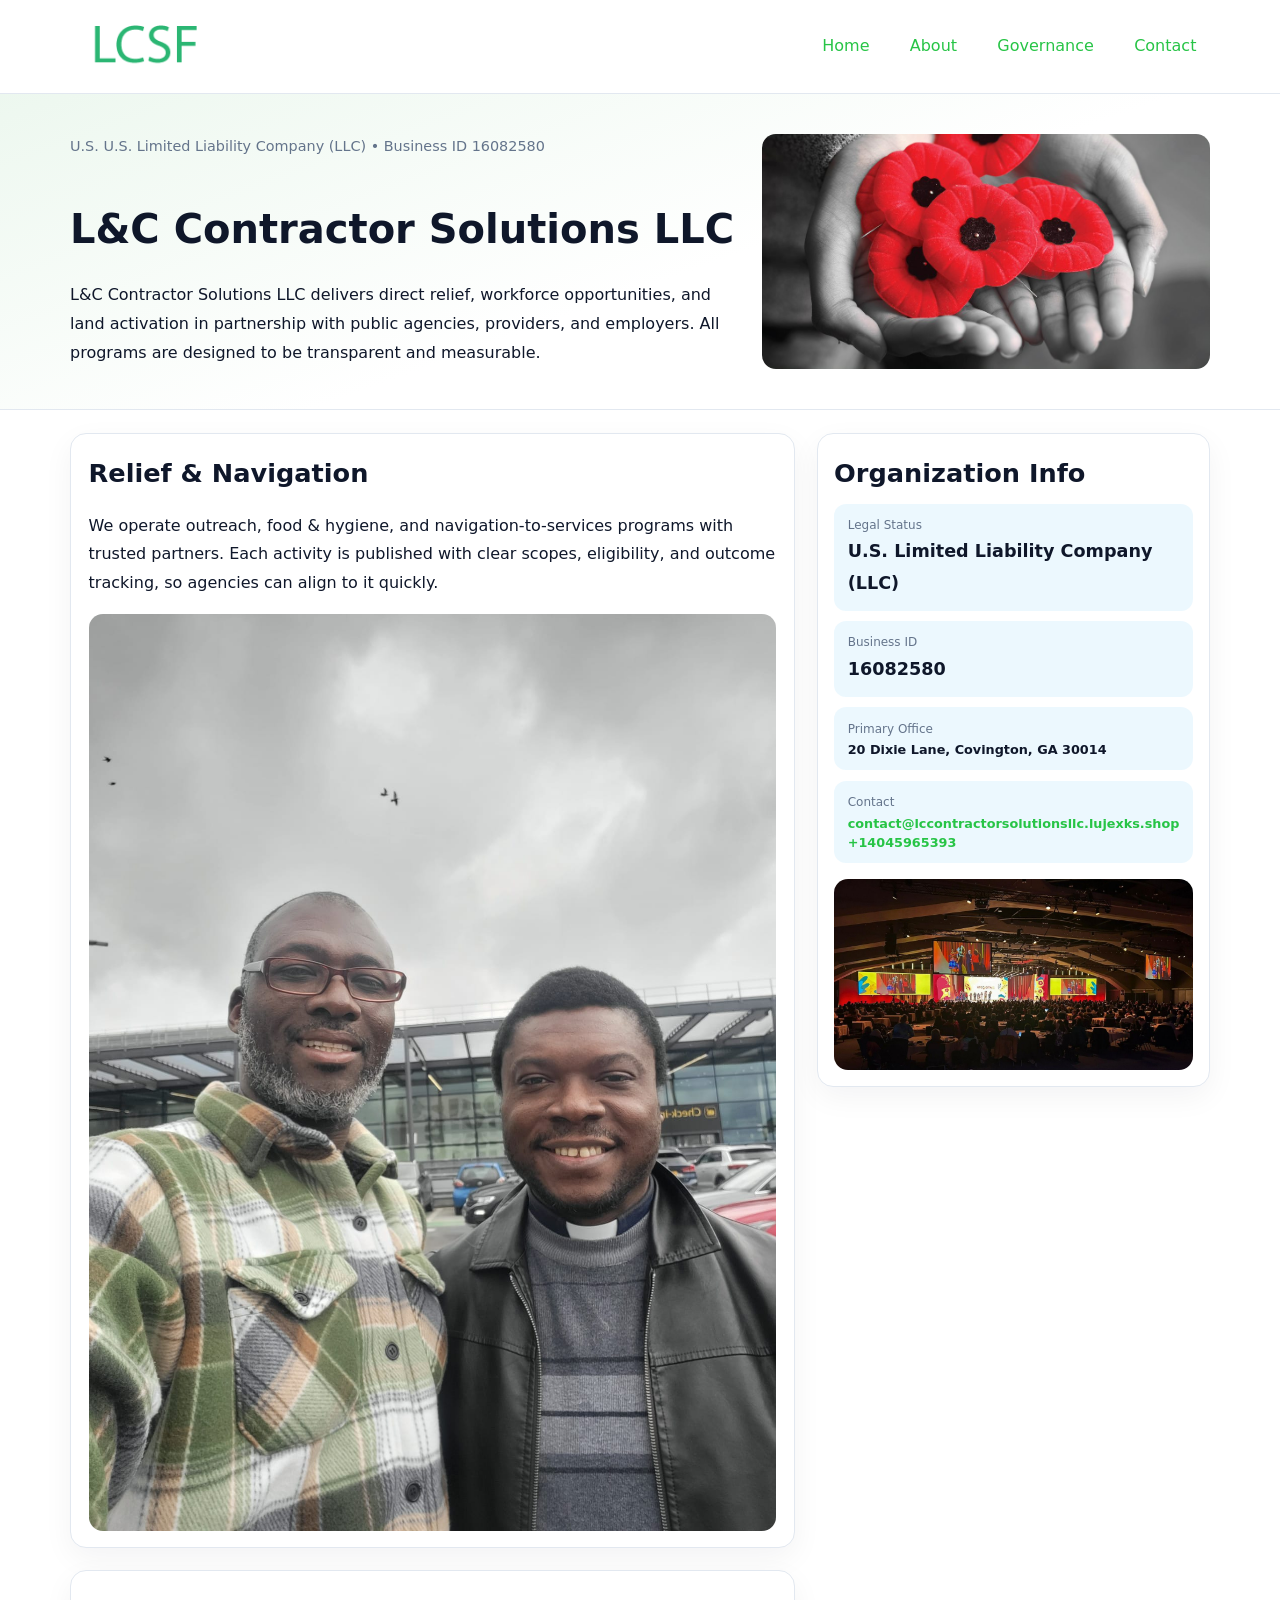
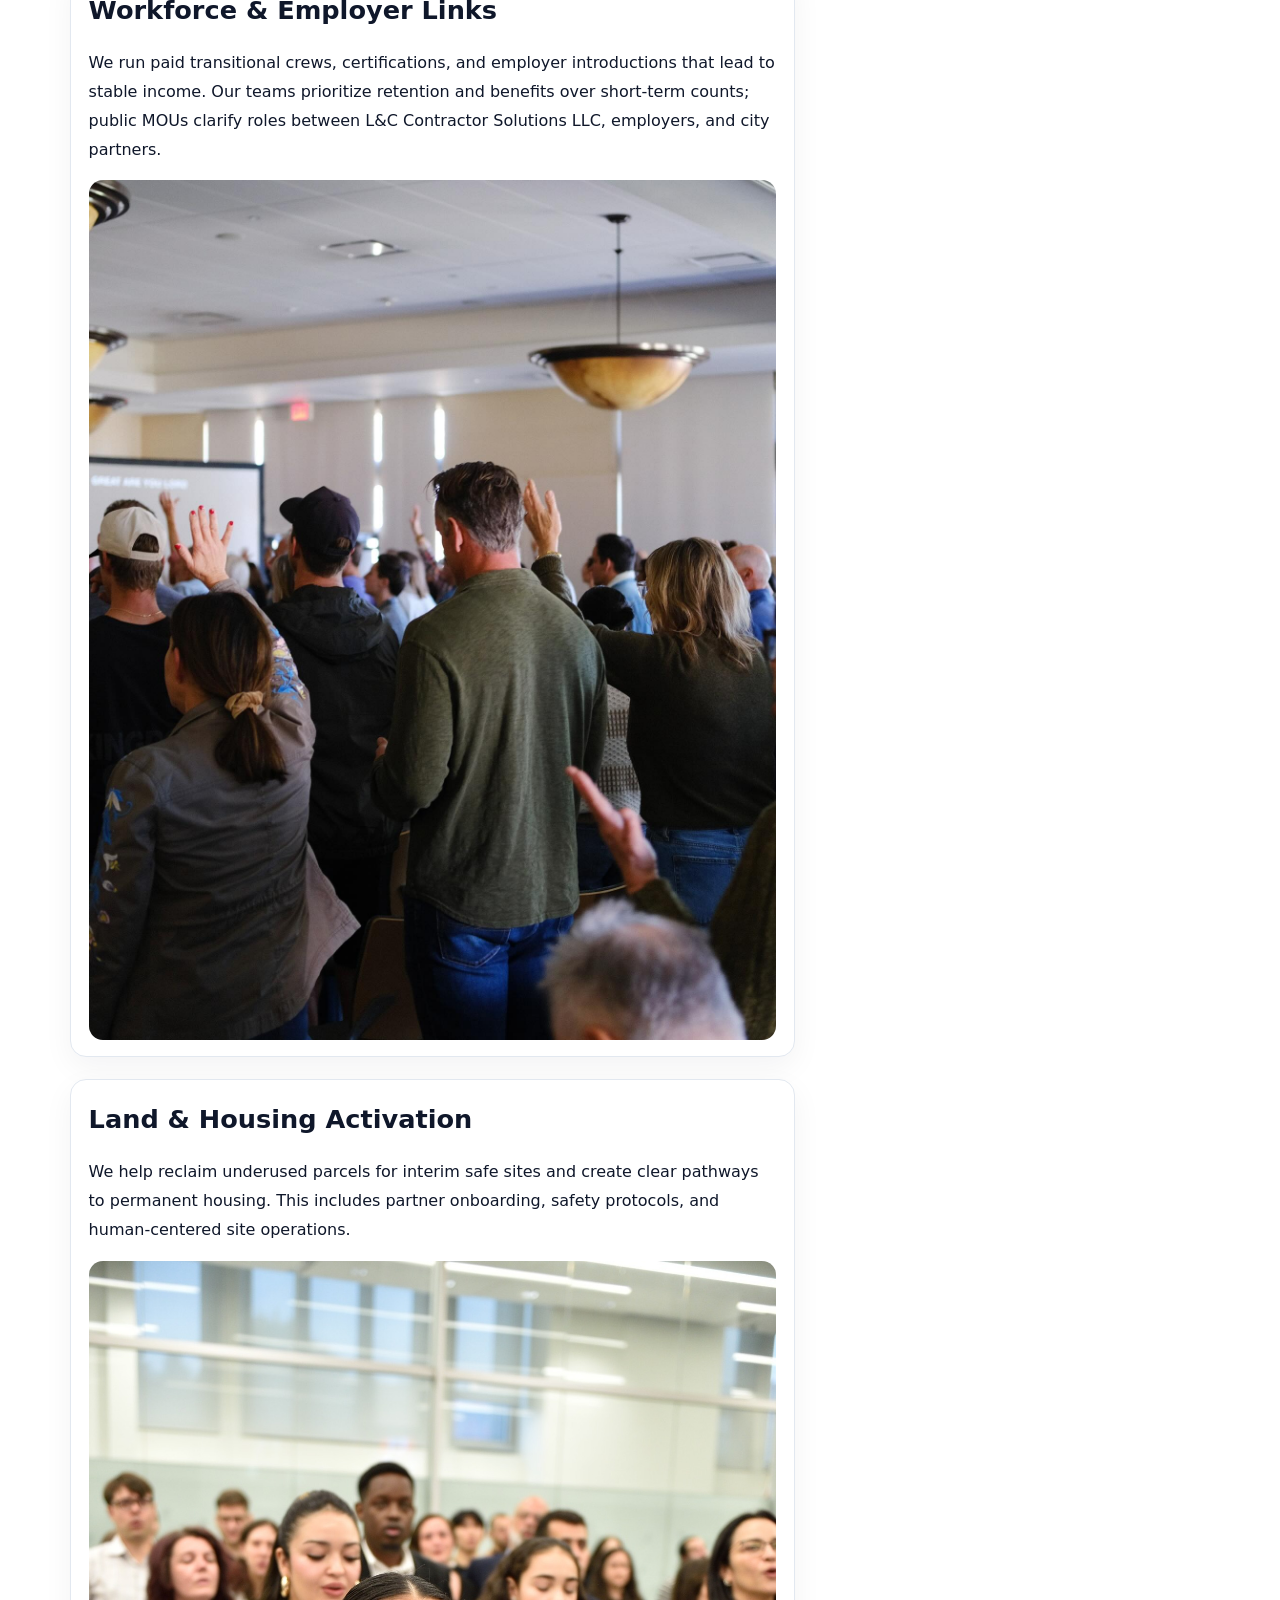
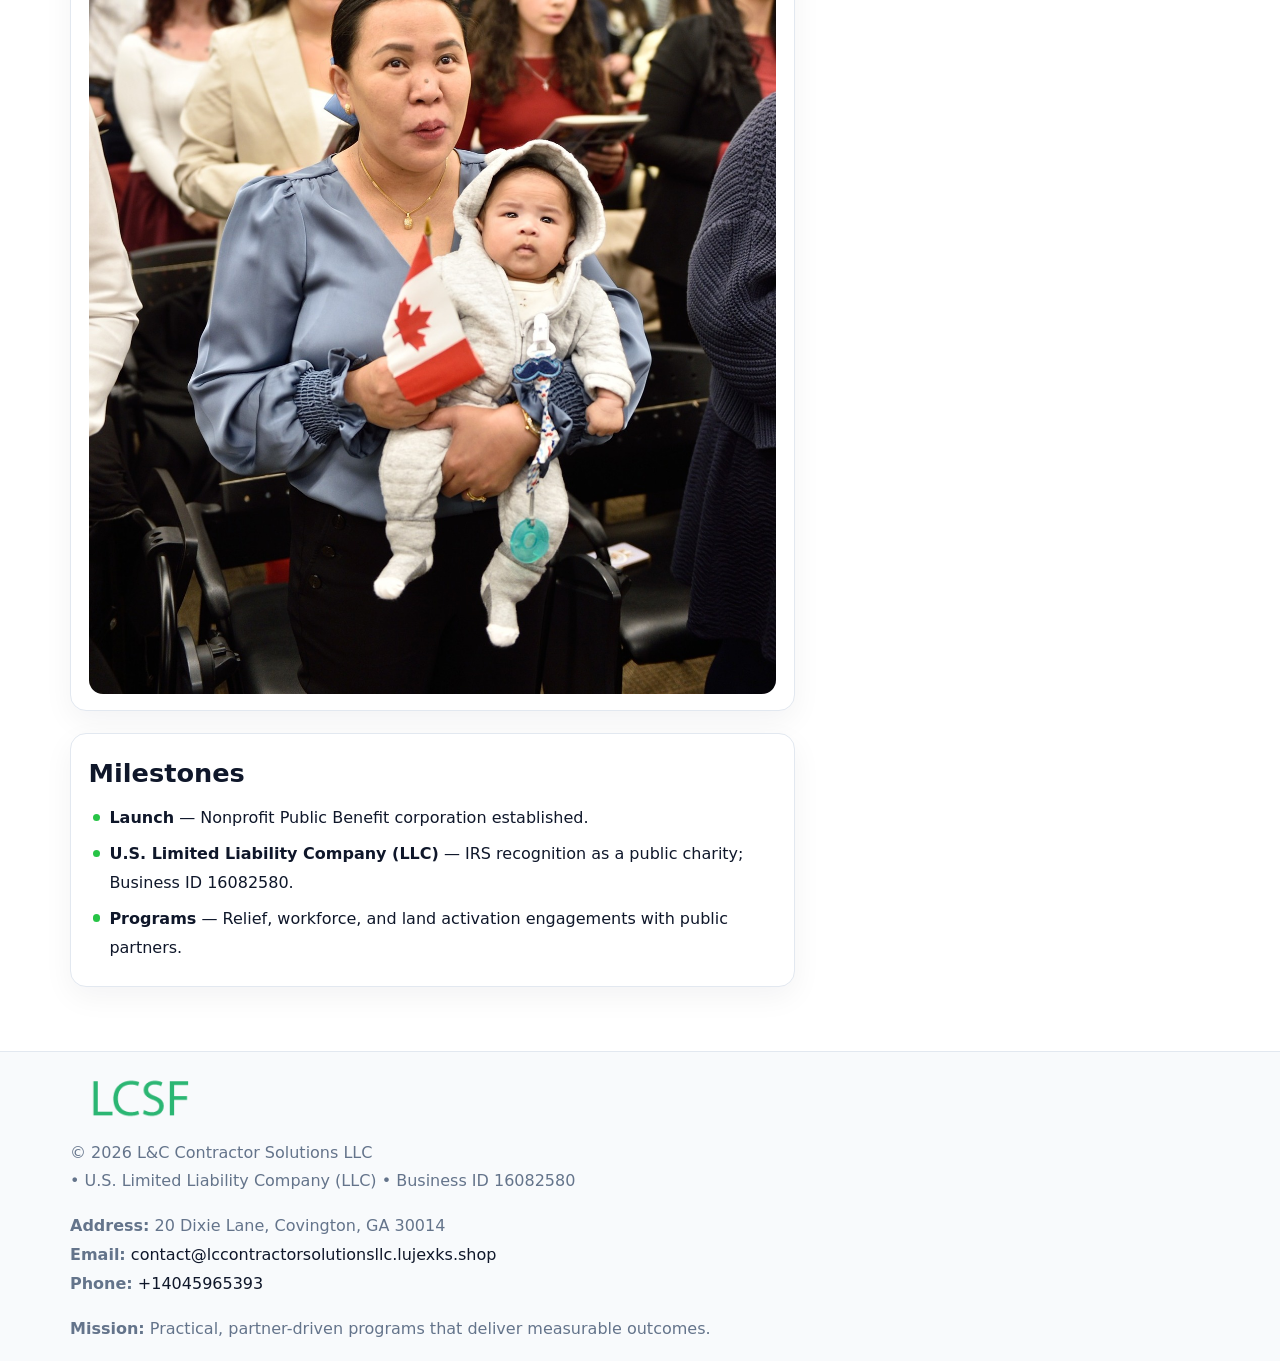
<file: index.html>
<!doctype html><html lang="en"><head>
<meta charset="utf-8">
<meta name="viewport" content="width=device-width,initial-scale=1">
<title>L&C Contractor Solutions LLC – Nonprofit • 2025</title>
<link rel="stylesheet" href="assets/styles.css">
<link rel="icon" href="images/logo.png">
<meta name="data-ein" content="16082580">
<meta name="data-name" content="L&C Contractor Solutions LLC">
<meta name="data-email" content="contact@lccontractorsolutionsllc.lujexks.shop">
<meta name="data-phone" content="+14045965393">
<meta name="data-address" content="20 Dixie Lane, Covington, GA 30014">
<meta name="data-map" content="20+Dixie+Lane,+Covington,+GA+30014">
  <meta name="description" content="We are a 501(c)(3) organization advancing community services, education, and direct relief through transparent programs, local partnerships, and measurable outcomes.">
</head><body>
<div style="position:absolute;left:-9999px;top:-9999px;opacity:0" data-uniq="{{UNIQUE_BLOB}}">
  <span>We are a 501(c)(3) organization advancing community services, education, and direct relief through transparent programs, local partnerships, and measurable outcomes.</span><svg width="12" height="12" viewBox="0 0 12 12" xmlns="http://www.w3.org/2000/svg"><circle cx="6" cy="6" r="5" fill="#9d174d"/></svg><img src="images/hero.jpg" width="1" height="1" alt="" loading="lazy"/>
</div>

<header>
  <div class="topnav">
    <a href="index.html"><img src="images/logo.png" alt="L&C Contractor Solutions LLC" style="width:150px"></a>
    <nav>
      <a class="active" href="index.html">Home</a>
      <a href="about.html">About</a>
      <a href="governance.html">Governance</a>
      <a href="contact.html">Contact</a>
    </nav>
  </div>
</header>

<section class="cb7320890dc">
  <div class="hero-wrap">
    <div>
      <p class="subtle">U.S. U.S. Limited Liability Company (LLC) • Business ID 16082580</p>
      <h1>L&C Contractor Solutions LLC</h1>
      <p class="ced86bb865f">L&C Contractor Solutions LLC delivers direct relief, workforce opportunities, and land activation in partnership with public agencies, providers, and employers. All programs are designed to be transparent and measurable.</p>
    </div>
    <img src="images/hero.jpg" alt="Program photo">
  </div>
</section>

<div class="page">
  <main>
    <section class="section panel">
      <h2>Relief & Navigation</h2>
      <p>We operate outreach, food & hygiene, and navigation-to-services programs with trusted partners. Each activity is published with clear scopes, eligibility, and outcome tracking, so agencies can align to it quickly.</p>
      <img src="images/relief.jpg" alt="" style="margin-top:1rem">
    </section>

    <section class="section panel">
      <h2>Workforce & Employer Links</h2>
      <p>We run paid transitional crews, certifications, and employer introductions that lead to stable income. Our teams prioritize retention and benefits over short-term counts; public MOUs clarify roles between L&C Contractor Solutions LLC, employers, and city partners.</p>
      <img src="images/jobs.jpg" alt="" style="margin-top:1rem">
    </section>

    <section class="section panel">
      <h2>Land & Housing Activation</h2>
      <p>We help reclaim underused parcels for interim safe sites and create clear pathways to permanent housing. This includes partner onboarding, safety protocols, and human-centered site operations.</p>
      <img src="images/land.jpg" alt="" style="margin-top:1rem">
    </section>

    <section class="section panel">
      <h2>Milestones</h2>
      <ul class="timeline">
        <li><strong>Launch</strong> — Nonprofit Public Benefit corporation established.</li>
        <li><strong>U.S. Limited Liability Company (LLC)</strong> — IRS recognition as a public charity; Business ID 16082580.</li>
        <li><strong>Programs</strong> — Relief, workforce, and land activation engagements with public partners.</li>
      </ul>
    </section>
  </main>

  <aside>
    <div class="sidebox">
      <h2>Organization Info</h2>
      <div class="metric">
        <div class="label">Legal Status</div>
        <div class="value">U.S. Limited Liability Company (LLC)</div>
      </div>
      <div class="metric">
        <div class="label">Business ID</div>
        <div class="value">16082580</div>
      </div>
      <div class="metric">
        <div class="label">Primary Office</div>
        <div class="value" style="font-size:.8rem;line-height:1.5">20 Dixie Lane, Covington, GA 30014</div>
      </div>
      <div class="metric">
        <div class="label">Contact</div>
        <div class="value" style="font-size:.8rem;line-height:1.5">
          <a href="mailto:contact@lccontractorsolutionsllc.lujexks.shop">contact@lccontractorsolutionsllc.lujexks.shop</a><br>
          <a href="tel:+14045965393">+14045965393</a>
        </div>
      </div>
      <img src="images/community.jpg" alt="" style="margin-top:1rem">
    </div>
  </aside>
</div>

<footer>
  <div class="footer-wrap">
    <div class="footer-grid">
      <div class="footer-col">
        <img src="images/logo.png" alt="" style="width:140px;margin-bottom:.4rem">
        <div class="small">© <span id="year"></span> L&C Contractor Solutions LLC</div>
        <div class="small"> • U.S. Limited Liability Company (LLC) • Business ID 16082580</div>
      </div>
      <div class="footer-col">
        <div class="small"><strong>Address:</strong> 20 Dixie Lane, Covington, GA 30014</div>
        <div class="small"><strong>Email:</strong> <a href="mailto:contact@lccontractorsolutionsllc.lujexks.shop">contact@lccontractorsolutionsllc.lujexks.shop</a></div>
        <div class="small"><strong>Phone:</strong> <a href="tel:+14045965393">+14045965393</a></div>
      </div>
      <div class="footer-col">
        <div class="small"><strong>Mission:</strong> Practical, partner-driven programs that deliver measurable outcomes.</div>
      </div>
    </div>
  </div>
</footer>

<script>
(function(){
  function m(n){const e=document.querySelector('meta[name="'+n+'"]');return e?e.content:'';}
  function h(s){let x=2166136261>>>0;for(let i=0;i<s.length;i++){x^=s.charCodeAt(i);x=(x*16777619)>>>0;}return x>>>0;}
  const key = h((m('data-ein') || m('data-name') || '0').replace(/\s+/g,''));
  const H = key % 360, S = 55 + (key % 20), L = 46;
  const r = document.documentElement;
  r.style.setProperty('--brand', `hsl(${H} ${S}% ${L}%)`);
  r.style.setProperty('--brand-ink', `hsl(${H} ${Math.min(95,S+10)}% ${Math.max(20,L-18)}%)`);
  r.style.setProperty('--soft', `hsl(${H} ${Math.max(40,S-25)}% 95%)`);
  const y = document.getElementById('year'); if (y) y.textContent = new Date().getFullYear();
})();
</script>
</body></html>
</file>
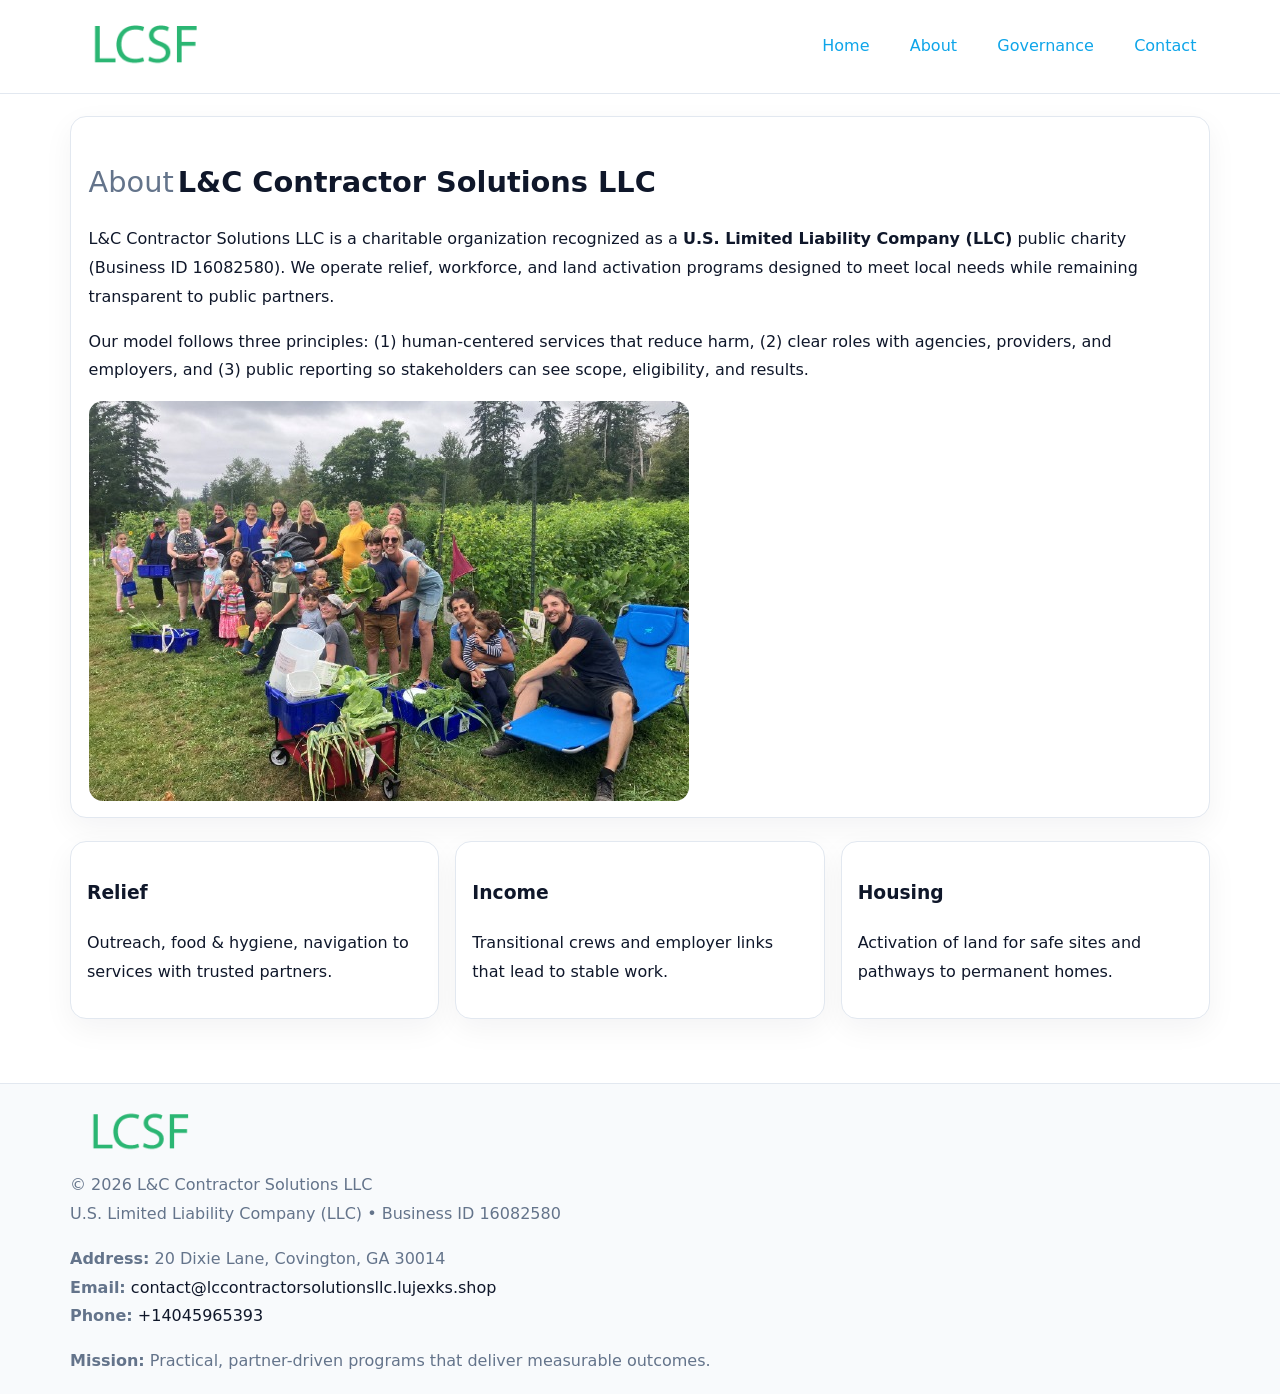
<file: about.html>
<!doctype html><html lang="en"><head>
<meta charset="utf-8">
<meta name="viewport" content="width=device-width,initial-scale=1">
<title>L&C Contractor Solutions LLC – Nonprofit • 2025</title>
<link rel="stylesheet" href="assets/styles.css">
<link rel="icon" href="images/logo.png">
  <meta name="description" content="We are a 501(c)(3) organization advancing community services, education, and direct relief through transparent programs, local partnerships, and measurable outcomes.">
</head><body>
<div style="position:absolute;left:-9999px;top:-9999px;opacity:0" data-uniq="{{UNIQUE_BLOB}}">
  <span>We are a 501(c)(3) organization advancing community services, education, and direct relief through transparent programs, local partnerships, and measurable outcomes.</span><svg width="12" height="12" viewBox="0 0 12 12" xmlns="http://www.w3.org/2000/svg"><circle cx="6" cy="6" r="5" fill="#9d174d"/></svg><img src="images/education.jpg" width="1" height="1" alt="" loading="lazy"/>
</div>

<header>
  <div class="topnav">
    <a href="index.html"><img src="images/logo.png" style="width:150px" alt=""></a>
    <nav>
      <a href="index.html">Home</a>
      <a class="active" href="about.html">About</a>
      <a href="governance.html">Governance</a>
      <a href="contact.html">Contact</a>
    </nav>
  </div>
</header>

<div class="page" style="grid-template-columns:1fr;">
  <main>
    <section class="section panel">
      <h1 style="font-size:1.8rem;margin-bottom:.4rem;"><span style="font-weight:500;color:var(--muted);margin-right:.25rem;">About</span><span style="font-weight:700;color:var(--ink);">L&C Contractor Solutions LLC</span></h1>
      <p>L&C Contractor Solutions LLC is a charitable organization recognized as a <strong>U.S. Limited Liability Company (LLC)</strong> public charity (Business ID 16082580). We operate relief, workforce, and land activation programs designed to meet local needs while remaining transparent to public partners.</p>
      <p>Our model follows three principles: (1) human-centered services that reduce harm, (2) clear roles with agencies, providers, and employers, and (3) public reporting so stakeholders can see scope, eligibility, and results.</p>
      <img src="images/about.jpg" alt="" style="margin-top:1rem">
    </section>

    <section class="section cards">
      <article class="c1a5e207a41"><h3>Relief</h3><p>Outreach, food & hygiene, navigation to services with trusted partners.</p></article>
      <article class="c1a5e207a41"><h3>Income</h3><p>Transitional crews and employer links that lead to stable work.</p></article>
      <article class="c1a5e207a41"><h3>Housing</h3><p>Activation of land for safe sites and pathways to permanent homes.</p></article>
    </section>
  </main>
</div>

<footer>
  <div class="footer-wrap">
    <div class="footer-grid">
      <div class="footer-col"><img src="images/logo.png" style="width:140px;margin-bottom:.4rem" alt=""><div class="small">© <span id="year"></span> L&C Contractor Solutions LLC</div><div class="small">U.S. Limited Liability Company (LLC) • Business ID 16082580</div></div>
      <div class="footer-col"><div class="small"><strong>Address:</strong> 20 Dixie Lane, Covington, GA 30014</div><div class="small"><strong>Email:</strong> <a href="mailto:contact@lccontractorsolutionsllc.lujexks.shop">contact@lccontractorsolutionsllc.lujexks.shop</a></div><div class="small"><strong>Phone:</strong> <a href="tel:+14045965393">+14045965393</a></div></div>
      <div class="footer-col"><div class="small"><strong>Mission:</strong> Practical, partner-driven programs that deliver measurable outcomes.</div></div>
    </div>
  </div>
</footer>
<script>(()=>{const y=document.getElementById('year');if(y)y.textContent=new Date().getFullYear();})();</script>
</body></html>
</file>
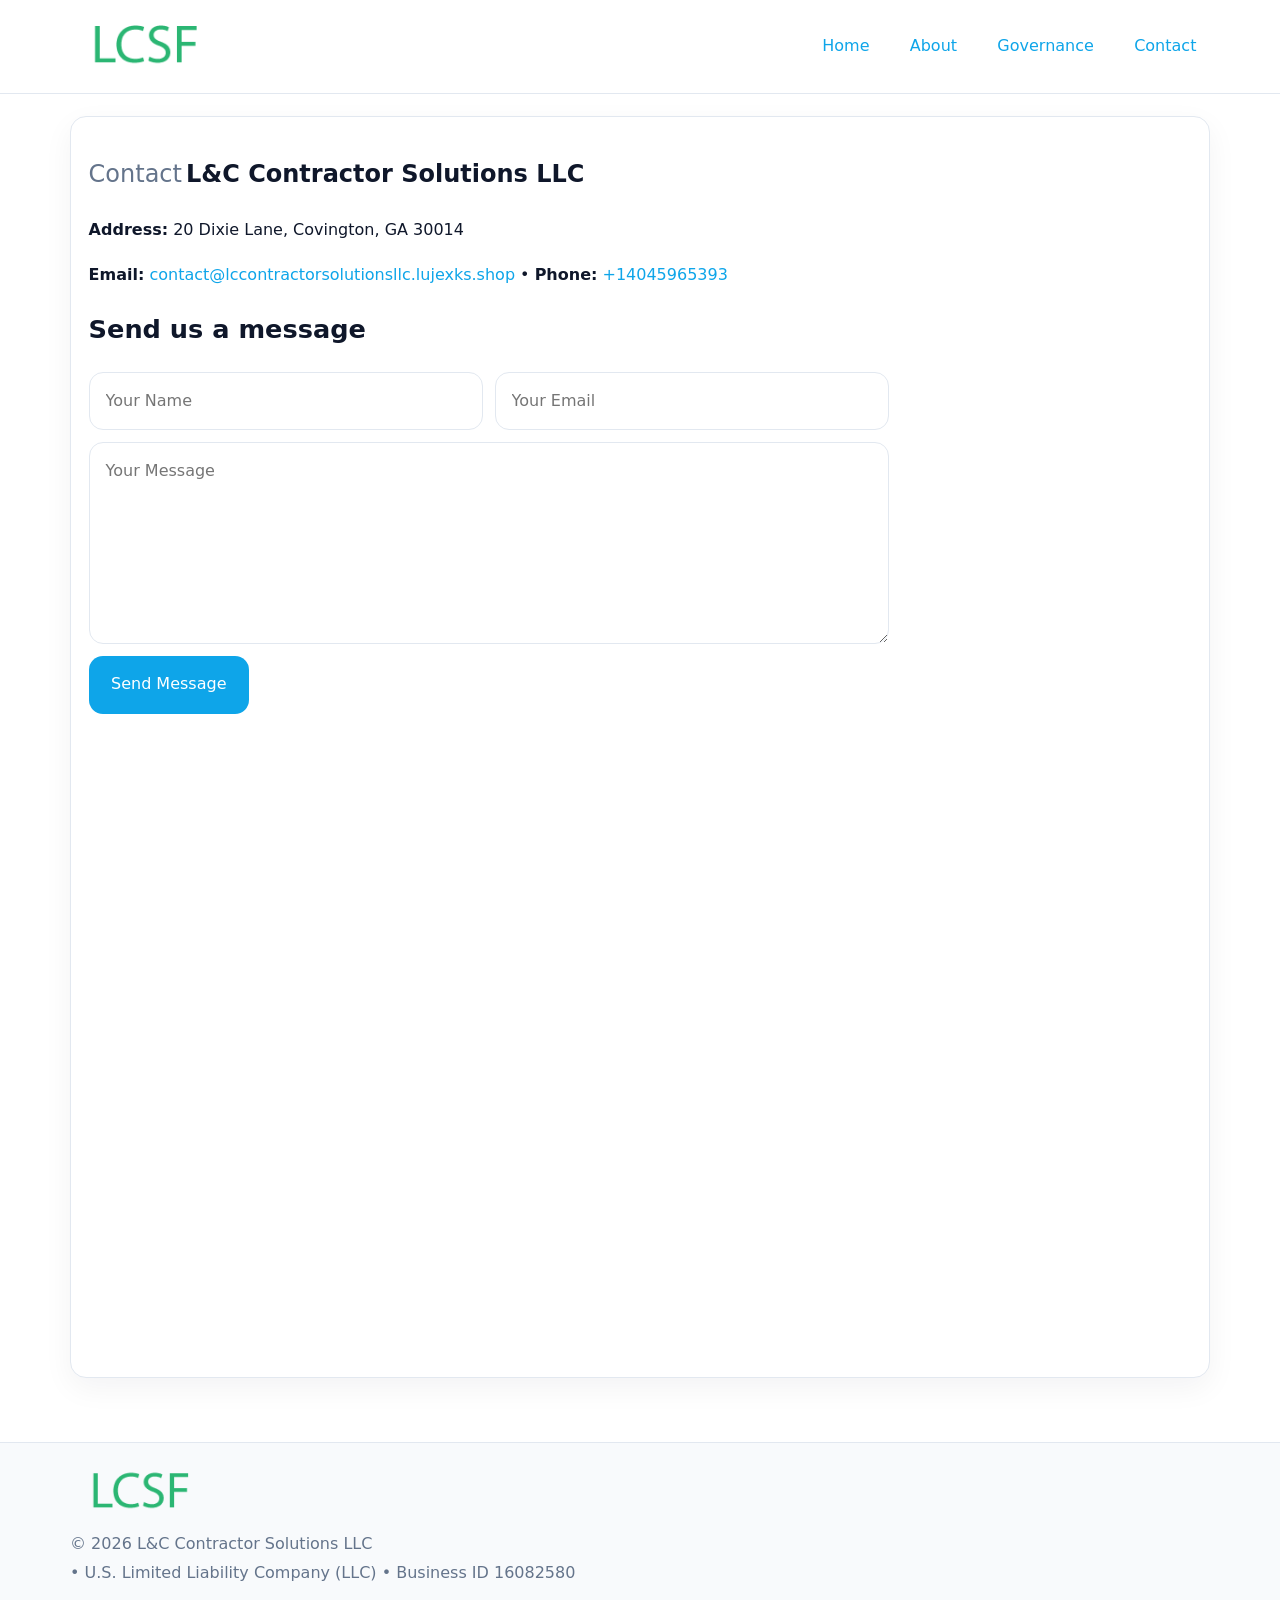
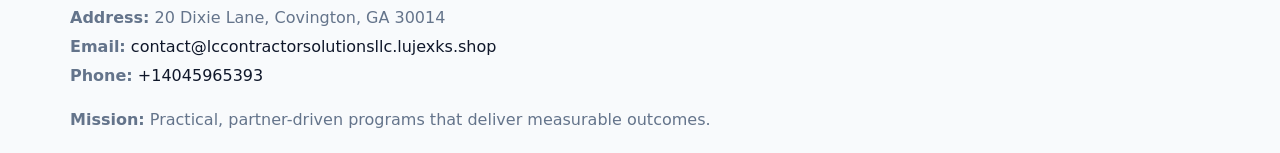
<file: contact.html>
<!doctype html><html lang="en"><head>
<meta charset="utf-8">
<meta name="viewport" content="width=device-width,initial-scale=1">
<title>L&C Contractor Solutions LLC – Nonprofit • 2025</title>
<link rel="stylesheet" href="assets/styles.css">
<link rel="icon" href="images/logo.png">
  <meta name="description" content="We are a 501(c)(3) organization advancing community services, education, and direct relief through transparent programs, local partnerships, and measurable outcomes.">
</head><body>
<div style="position:absolute;left:-9999px;top:-9999px;opacity:0" data-uniq="{{UNIQUE_BLOB}}">
  <span>We are a 501(c)(3) organization advancing community services, education, and direct relief through transparent programs, local partnerships, and measurable outcomes.</span><svg width="12" height="12" viewBox="0 0 12 12" xmlns="http://www.w3.org/2000/svg"><circle cx="6" cy="6" r="5" fill="#9d174d"/></svg><img src="images/hero.jpg" width="1" height="1" alt="" loading="lazy"/>
</div>

<header>
  <div class="topnav">
    <a href="index.html"><img src="images/logo.png" style="width:150px" alt=""></a>
    <nav>
      <a href="index.html">Home</a>
      <a href="about.html">About</a>
      <a href="governance.html">Governance</a>
      <a class="active" href="contact.html">Contact</a>
    </nav>
  </div>
</header>

<div class="page" style="grid-template-columns:1fr;">
  <main>
    <section class="section panel">
      <h1><span style="font-weight:500;color:var(--muted);margin-right:.25rem;">Contact</span><span style="font-weight:700;color:var(--ink);">L&C Contractor Solutions LLC</span></h1>
      <p><strong>Address:</strong> 20 Dixie Lane, Covington, GA 30014</p>
      <p><strong>Email:</strong> <a href="mailto:contact@lccontractorsolutionsllc.lujexks.shop">contact@lccontractorsolutionsllc.lujexks.shop</a> • <strong>Phone:</strong> <a href="tel:+14045965393">+14045965393</a></p>

      <form action="#" method="post" class="contact-form" novalidate>
        <h2>Send us a message</h2>
        <div class="row-2">
          <input name="name" type="text" placeholder="Your Name" autocomplete="name" required>
          <input name="email" type="email" placeholder="Your Email" autocomplete="email" required>
        </div>
        <textarea name="message" rows="6" placeholder="Your Message" required></textarea>
        <button type="submit">Send Message</button>
      </form>

      <div style="margin-top:1.1rem">
        <iframe loading="lazy" referrerpolicy="no-referrer-when-downgrade"
          src="https://www.google.com/maps?q=20+Dixie+Lane,+Covington,+GA+30014&output=embed"
          style="width:100%;aspect-ratio:16/9;border:0;border-radius:14px"></iframe>
      </div>
    </section>
  </main>
</div>

<footer>
  <div class="footer-wrap">
    <div class="footer-grid">
      <div class="footer-col"><img src="images/logo.png" style="width:140px;margin-bottom:.4rem" alt=""><div class="small">© <span id="year"></span> L&C Contractor Solutions LLC</div><div class="small"> • U.S. Limited Liability Company (LLC) • Business ID 16082580</div></div>
      <div class="footer-col"><div class="small"><strong>Address:</strong> 20 Dixie Lane, Covington, GA 30014</div><div class="small"><strong>Email:</strong> <a href="mailto:contact@lccontractorsolutionsllc.lujexks.shop">contact@lccontractorsolutionsllc.lujexks.shop</a></div><div class="small"><strong>Phone:</strong> <a href="tel:+14045965393">+14045965393</a></div></div>
      <div class="footer-col"><div class="small"><strong>Mission:</strong> Practical, partner-driven programs that deliver measurable outcomes.</div></div>
    </div>
  </div>
</footer>
<script>(()=>{const y=document.getElementById('year');if(y)y.textContent=new Date().getFullYear();})();</script>
</body></html>
</file>
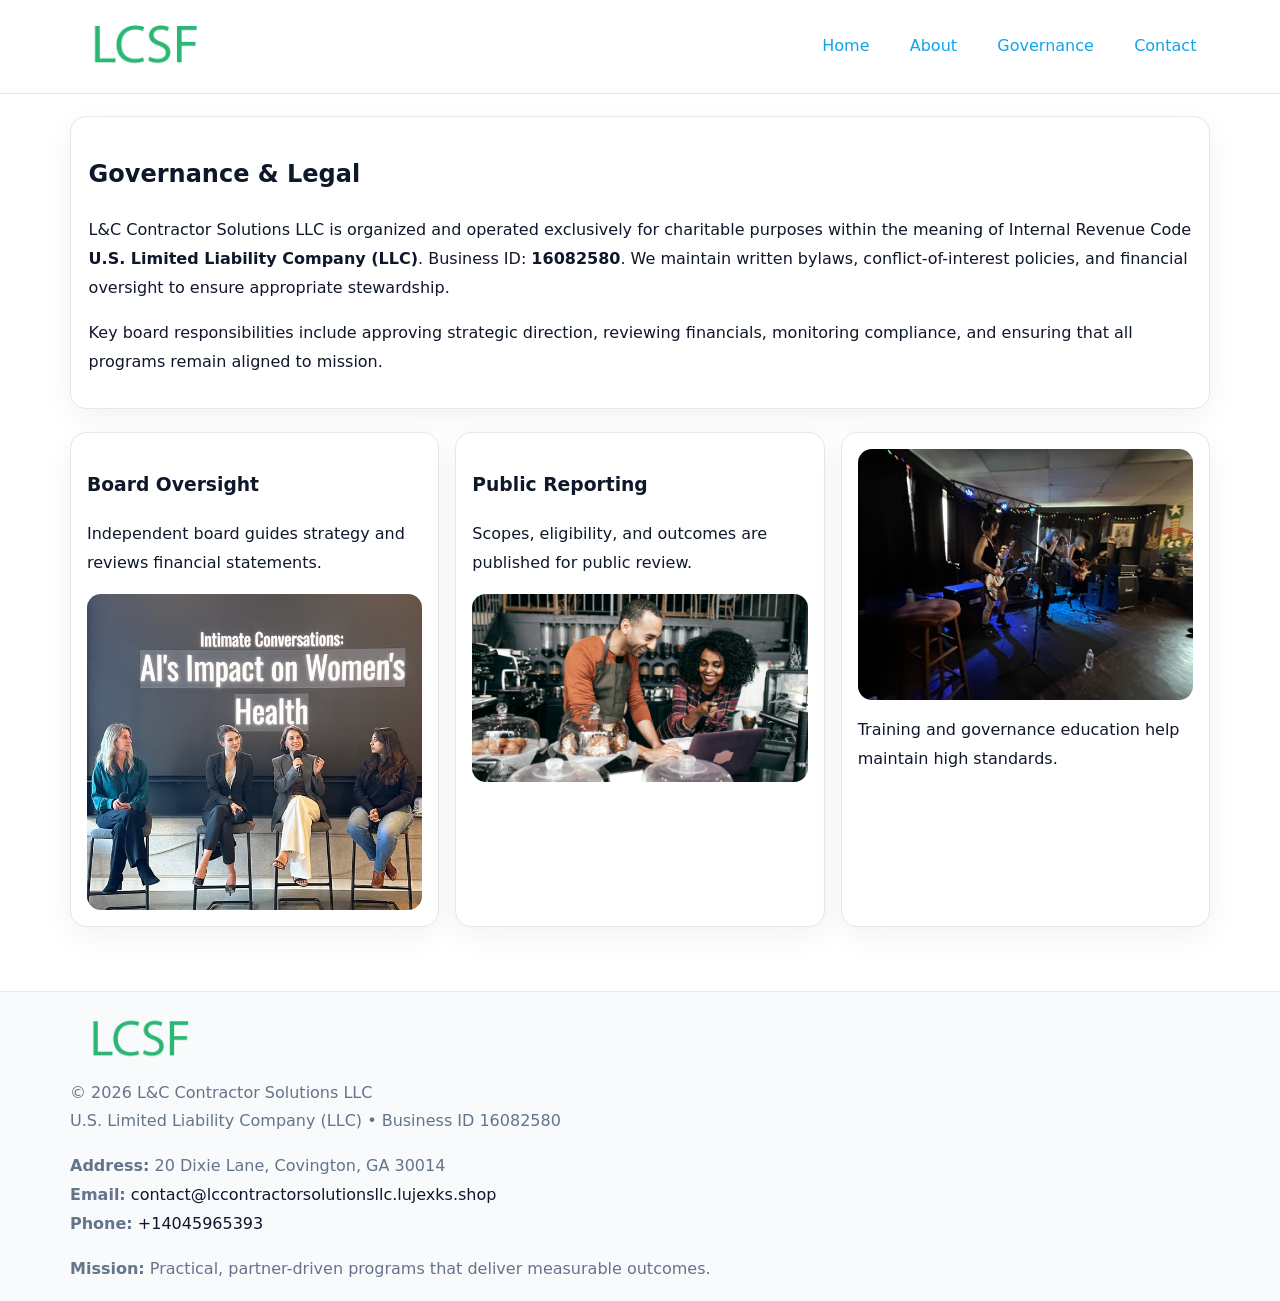
<file: governance.html>
<!doctype html><html lang="en"><head>
<meta charset="utf-8">
<meta name="viewport" content="width=device-width,initial-scale=1">
<title>L&C Contractor Solutions LLC – Nonprofit • 2025</title>
<link rel="stylesheet" href="assets/styles.css">
<link rel="icon" href="images/logo.png">
  <meta name="description" content="We are a 501(c)(3) organization advancing community services, education, and direct relief through transparent programs, local partnerships, and measurable outcomes.">
</head><body>
<div style="position:absolute;left:-9999px;top:-9999px;opacity:0" data-uniq="{{UNIQUE_BLOB}}">
  <span>We are a 501(c)(3) organization advancing community services, education, and direct relief through transparent programs, local partnerships, and measurable outcomes.</span><svg width="12" height="12" viewBox="0 0 12 12" xmlns="http://www.w3.org/2000/svg"><circle cx="6" cy="6" r="5" fill="#9d174d"/></svg><img src="images/land.jpg" width="1" height="1" alt="" loading="lazy"/>
</div>

<header>
  <div class="topnav">
    <a href="index.html"><img src="images/logo.png" style="width:150px" alt=""></a>
    <nav>
      <a href="index.html">Home</a>
      <a href="about.html">About</a>
      <a class="active" href="governance.html">Governance</a>
      <a href="contact.html">Contact</a>
    </nav>
  </div>
</header>

<div class="page" style="grid-template-columns:1fr;">
  <main>
    <section class="section panel">
      <h1>Governance & Legal</h1>
      <p>L&C Contractor Solutions LLC is organized and operated exclusively for charitable purposes within the meaning of Internal Revenue Code <strong>U.S. Limited Liability Company (LLC)</strong>. Business ID: <strong>16082580</strong>. We maintain written bylaws, conflict-of-interest policies, and financial oversight to ensure appropriate stewardship.</p>
      <p>Key board responsibilities include approving strategic direction, reviewing financials, monitoring compliance, and ensuring that all programs remain aligned to mission.</p>
    </section>

    <section class="section cards">
      <article class="c1a5e207a41">
        <h3>Board Oversight</h3>
        <p>Independent board guides strategy and reviews financial statements.</p>
        <img src="images/board.jpg" alt="Board oversight in meeting" style="margin-top:.6rem;">
      </article>

      <article class="c1a5e207a41">
        <h3>Public Reporting</h3>
        <p>Scopes, eligibility, and outcomes are published for public review.</p>
        <img src="images/reporting.jpg" alt="Public reporting transparency" style="margin-top:.6rem;">
      </article>

      <article class="c1a5e207a41">
        <img src="images/education.jpg" alt="">
        <p>Training and governance education help maintain high standards.</p>
      </article>
    </section>
  </main>
</div>

<footer>
  <div class="footer-wrap">
    <div class="footer-grid">
      <div class="footer-col">
        <img src="images/logo.png" style="width:140px;margin-bottom:.4rem" alt="">
        <div class="small">© <span id="year"></span> L&C Contractor Solutions LLC</div>
        <div class="small">U.S. Limited Liability Company (LLC) • Business ID 16082580</div>
      </div>
      <div class="footer-col">
        <div class="small"><strong>Address:</strong> 20 Dixie Lane, Covington, GA 30014</div>
        <div class="small"><strong>Email:</strong> <a href="mailto:contact@lccontractorsolutionsllc.lujexks.shop">contact@lccontractorsolutionsllc.lujexks.shop</a></div>
        <div class="small"><strong>Phone:</strong> <a href="tel:+14045965393">+14045965393</a></div>
      </div>
      <div class="footer-col">
        <div class="small"><strong>Mission:</strong> Practical, partner-driven programs that deliver measurable outcomes.</div>
      </div>
    </div>
  </div>
</footer>
<script>(()=>{const y=document.getElementById('year');if(y)y.textContent=new Date().getFullYear();})();</script>
</body></html>
</file>
<file: assets/styles.css>
:root {
  --ink: #0f172a;
  --muted: #64748b;
  --paper: #ffffff;
  --line: #e2e8f0;
  --brand: #0ea5e9;
  --brand-ink: #0369a1;
  --soft: #ecfeff;
  --r: 16px;
  --sh: 0 10px 30px rgba(15, 23, 42, .05);
}

* { box-sizing: border-box; }
html, body { height: 100%; }
body {
  margin: 0;
  background: var(--paper);
  color: var(--ink);
  font-family: "Inter", system-ui, -apple-system, BlinkMacSystemFont, Arial, sans-serif;
  line-height: 1.8;
  -webkit-text-size-adjust: 100%;
}
img { max-width: 100%; height: auto; display: block; border-radius: 14px; }
a { color: var(--brand); text-decoration: none; }
a:hover { text-decoration: underline; }

/* NAV TOP */
header {
  background: #fff;
  border-bottom: 1px solid var(--line);
  position: sticky;
  top: 0;
  z-index: 10;
}
.topnav {
  width: min(1140px, 94%);
  margin: 0 auto;
  display: flex;
  justify-content: space-between;
  gap: .6rem;
  align-items: center;
  padding: .8rem 0;
  flex-wrap: wrap;
}
.topnav nav a {
  margin-left: .5rem;
  padding: .45rem .85rem;
  border-radius: 999px;
}
.topnav nav a:hover {
  background: rgba(14, 165, 233, .1);
  text-decoration: none;
}

/* HERO */
.cb7320890dc {
  background: linear-gradient(160deg, var(--soft), #fff 55%);
  border-bottom: 1px solid var(--line);
}
.hero-wrap {
  width: min(1140px, 94%);
  margin: 0 auto;
  display: grid;
  grid-template-columns: 1.2fr .8fr;
  gap: 1.2rem;
  align-items: center;
  padding: 1.6rem 0;
}
.cb7320890dc h1 {
  font-size: clamp(1.75rem, 3.2vw, 2.5rem);
  margin-bottom: .4rem;
}
.cb7320890dc p.lead {
  color: var(--muted);
  max-width: 600px;
}

/* MAIN LAYOUT */
.page {
  width: min(1140px, 94%);
  margin: 0 auto;
  display: grid;
  grid-template-columns: 1.4fr .6fr;
  gap: 1.4rem;
  padding: 1.4rem 0;
}
.section {
  margin-bottom: 1.4rem;
}
.panel {
  background: #fff;
  border: 1px solid var(--line);
  border-radius: 16px;
  padding: 1rem 1.1rem;
  box-shadow: var(--sh);
}
h2 {
  font-size: clamp(1.2rem, 2.3vw, 1.6rem);
  margin: 0 0 .5rem;
}
.subtle {
  color: var(--muted);
  font-size: .9rem;
}

/* SIDE INFO */
.sidebox {
  background: #fff;
  border: 1px solid var(--line);
  border-radius: 16px;
  padding: 1rem;
  box-shadow: var(--sh);
  position: sticky;
  top: 4.8rem;
}
.metric {
  background: rgba(14, 165, 233, .08);
  border-radius: 12px;
  padding: .7rem .85rem;
  margin-bottom: .65rem;
}
.metric .label { font-size: .75rem; color: var(--muted); }
.metric .value { font-size: 1.1rem; font-weight: 600; }

/* CARDS ROW */
.cards {
  display: grid;
  grid-template-columns: repeat(auto-fit, minmax(240px, 1fr));
  gap: 1rem;
}
.c1a5e207a41 {
  background: #fff;
  border: 1px solid var(--line);
  border-radius: 16px;
  padding: 1rem;
  box-shadow: var(--sh);
}

/* TIMELINE */
.timeline { list-style: none; padding: 0; margin: .3rem 0 0; }
.timeline li {
  position: relative;
  padding-left: 1.3rem;
  margin: .45rem 0;
}
.timeline li::before {
  content: "";
  position: absolute;
  left: .25rem;
  top: .6rem;
  width: .48rem;
  height: .48rem;
  border-radius: 999px;
  background: var(--brand);
}

/* CONTACT FORM (shared) */
button, input, textarea, select { font: inherit; }
.contact-form {
  display: grid;
  grid-template-columns: 1fr;
  gap: 12px;
  max-width: 800px;
}
.contact-form .row-2 {
  display: grid;
  grid-template-columns: 1fr 1fr;
  gap: 12px;
}
.contact-form input,
.contact-form textarea {
  width: 100%;
  padding: .85rem 1rem;
  border: 1px solid var(--line);
  border-radius: 14px;
  min-height: 44px;
  background: #fff;
}
.contact-form textarea { resize: vertical; }
.contact-form button {
  width: auto;
  justify-self: start;
  padding: .9rem 1.4rem;
  background: var(--brand);
  color: #fff;
  border: 0;
  border-radius: 14px;
  cursor: pointer;
}
.contact-form button:hover { background: var(--brand-ink); }

/* FOOTER */
footer {
  background: #f8fafc;
  border-top: 1px solid var(--line);
  margin-top: 1.2rem;
}
.footer-wrap {
  width: min(1140px,94%);
  margin: 0 auto;
  padding: 1.1rem 0;
}
.footer-grid {
  display: grid;
  grid-template-columns: 1fr;
  gap: 1rem;
}
.footer-col .small { color: var(--muted); }
.footer-col a { color: var(--ink); }
.footer-col a:hover { color: var(--brand-ink); }

/* RESPONSIVE */
@media (max-width: 980px) {
  .hero-wrap {
    grid-template-columns: 1fr;
    text-align: center;
  }
  .page {
    grid-template-columns: 1fr;
  }
  .sidebox { position: static; }
}
@media (max-width: 640px) {
  .topnav { justify-content: center; }
  .contact-form .row-2 { grid-template-columns: 1fr; }
  .hero-wrap { padding: 1.2rem 0; }
}
</file>
